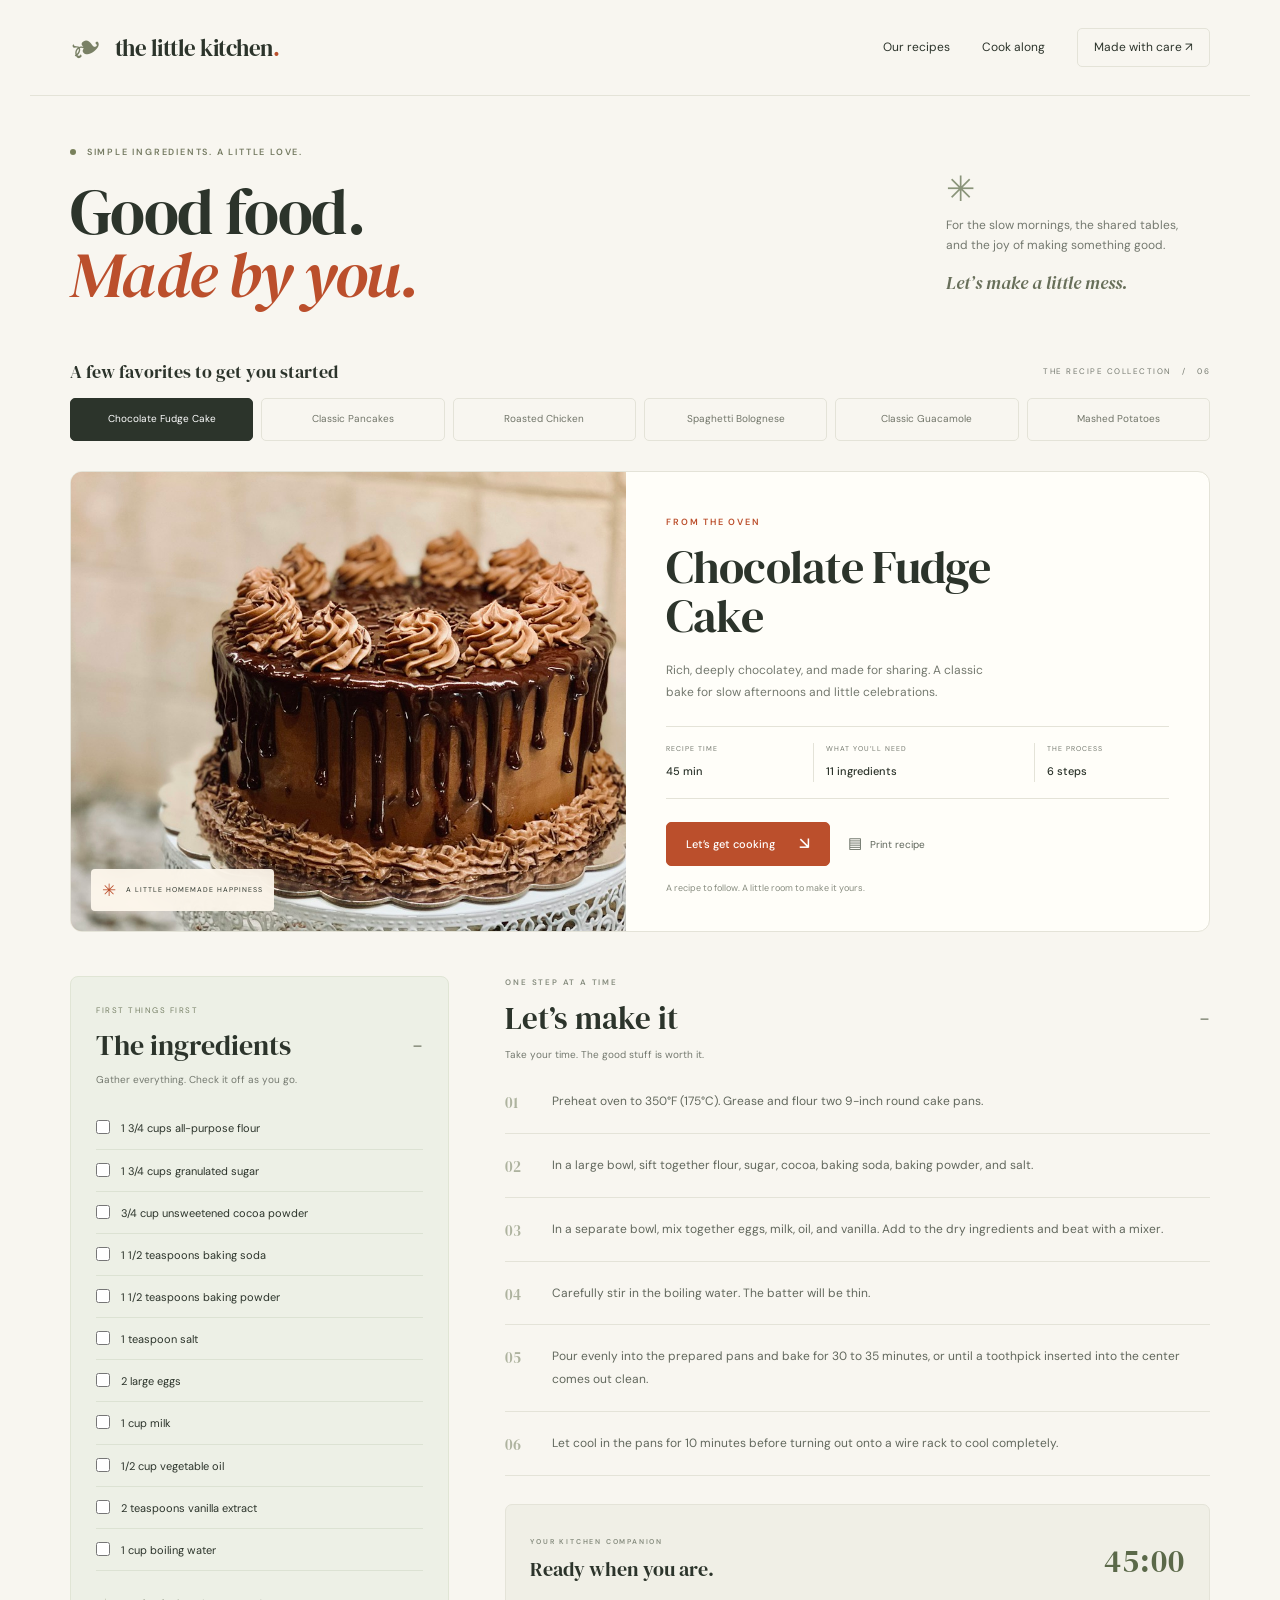
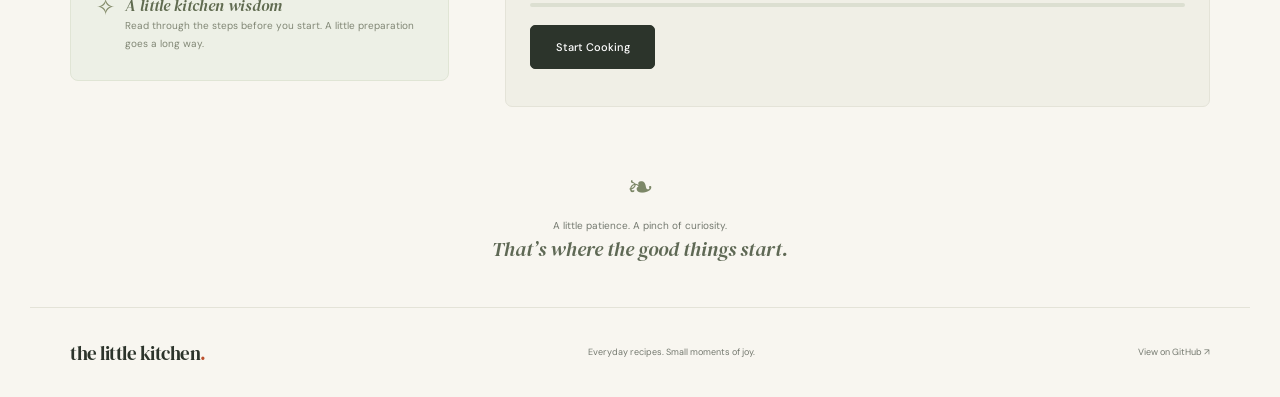
<file: index.html>
<!doctype html>
<html lang="en">
<head><meta charset="utf-8"><meta name="viewport" content="width=device-width,initial-scale=1"><meta name="theme-color" content="#f8f6f0"><meta name="description" content="Six comforting recipes, one welcoming kitchen. Cook along with ingredient checklists, step-by-step instructions and a handy timer."><title>The Little Kitchen — Good food, made by you</title><link rel="preconnect" href="https://fonts.googleapis.com"><link rel="preconnect" href="https://fonts.gstatic.com" crossorigin><link href="https://fonts.googleapis.com/css2?family=DM+Sans:wght@400;500;600;700&family=DM+Serif+Display:ital@0;1&display=swap" rel="stylesheet"><link rel="stylesheet" href="styles.css"><script src="app.js" defer></script></head>
<body><a class="skip" href="#recipe">Skip to recipe</a>
<header class="site-header wrap"><a class="brand" href="./"><span class="brand-mark" aria-hidden="true">❧</span> the little kitchen<span class="brand-period">.</span></a><nav aria-label="Main navigation"><a href="#collection">Our recipes</a><a href="#method">Cook along</a><a class="source-link" href="https://github.com/abhishekgb1/Interactive-Recipe-Card-with-Animations" target="_blank" rel="noopener noreferrer">Made with care ↗</a></nav></header>
<main class="wrap"><section class="welcome"><div><p class="eyebrow"><span></span> SIMPLE INGREDIENTS. A LITTLE LOVE.</p><h1>Good food.<br><em>Made by you.</em></h1></div><div class="welcome-note"><span class="note-spark" aria-hidden="true">✳</span><p>For the slow mornings, the shared tables,<br>and the joy of making something good.</p><span class="handwritten">Let’s make a little mess.</span></div></section>
<section id="collection" class="collection" aria-labelledby="collection-title"><div class="collection-heading"><h2 id="collection-title">A few favorites to get you started</h2><span>THE RECIPE COLLECTION &nbsp; / &nbsp; 06</span></div><div id="recipe-navigation" class="recipe-navigation" aria-label="Choose a recipe"></div><label class="mobile-select" for="recipe-select">On the menu<select id="recipe-select"></select></label></section>
<article id="recipe" class="recipe"><div class="recipe-hero"><div class="recipe-image" id="recipe-image-container"><img id="recipe-image" alt="" width="900" height="850" fetchpriority="high"><span class="image-label"><span aria-hidden="true">✳</span> A LITTLE HOMEMADE HAPPINESS</span></div><div class="recipe-intro"><p class="eyebrow" id="recipe-category"></p><h2 id="recipe-title"></h2><p id="recipe-description" class="recipe-description"></p><div class="recipe-meta"><div><span class="meta-label">RECIPE TIME</span><strong id="recipe-time"></strong></div><div><span class="meta-label">WHAT YOU’LL NEED</span><strong id="ingredient-count"></strong></div><div><span class="meta-label">THE PROCESS</span><strong id="step-count"></strong></div></div><div class="hero-actions"><a class="primary" href="#method">Let’s get cooking <span aria-hidden="true">↘</span></a><button class="print-button" id="print-recipe"><span aria-hidden="true">▤</span> Print recipe</button></div><p class="intro-footnote">A recipe to follow. A little room to make it yours.</p></div></div>
<div class="recipe-body"><aside class="ingredient-panel"><div class="panel-eyebrow">FIRST THINGS FIRST</div><h2><button class="section-toggle" aria-expanded="true" aria-controls="ingredient-list">The ingredients<span aria-hidden="true">−</span></button></h2><p class="panel-note">Gather everything. Check it off as you go.</p><ul id="ingredient-list" class="ingredient-list"></ul><div class="kitchen-note"><span aria-hidden="true">✧</span><p><strong>A little kitchen wisdom</strong><br>Read through the steps before you start. A little preparation goes a long way.</p></div></aside>
<section id="method" class="method" aria-labelledby="method-title"><p class="eyebrow">ONE STEP AT A TIME</p><h2 id="method-title"><button class="section-toggle" aria-expanded="true" aria-controls="instruction-list">Let’s make it<span aria-hidden="true">−</span></button></h2><p class="method-note">Take your time. The good stuff is worth it.</p><ol id="instruction-list" class="instruction-list"></ol><div class="cooking-console"><div class="timer-top"><div><span class="eyebrow">YOUR KITCHEN COMPANION</span><p>Ready when you are.</p></div><div class="timer" id="timer" role="timer" aria-label="Cooking countdown"></div></div><div class="progress-bar" role="progressbar" aria-label="Elapsed cooking time" aria-valuemin="0" aria-valuemax="100" aria-valuenow="0"><div id="progress-bar-el"></div></div><div class="control-buttons"><button id="start-btn" class="primary">Start Cooking</button><button id="next-btn" class="secondary">Next Step</button></div><p id="cooking-status" class="cooking-status" role="status"></p></div></section></div></article>
<aside class="closing-note"><span aria-hidden="true">❧</span><p>A little patience. A pinch of curiosity.<br><em>That’s where the good things start.</em></p></aside></main>
<footer class="site-footer wrap"><a class="brand" href="./">the little kitchen<span class="brand-period">.</span></a><p>Everyday recipes. Small moments of joy.</p><a href="https://github.com/abhishekgb1/Interactive-Recipe-Card-with-Animations" target="_blank" rel="noopener noreferrer">View on GitHub ↗</a></footer><noscript><p class="wrap">Please enable JavaScript to choose a recipe and use the cooking guide.</p></noscript></body></html>
</file>
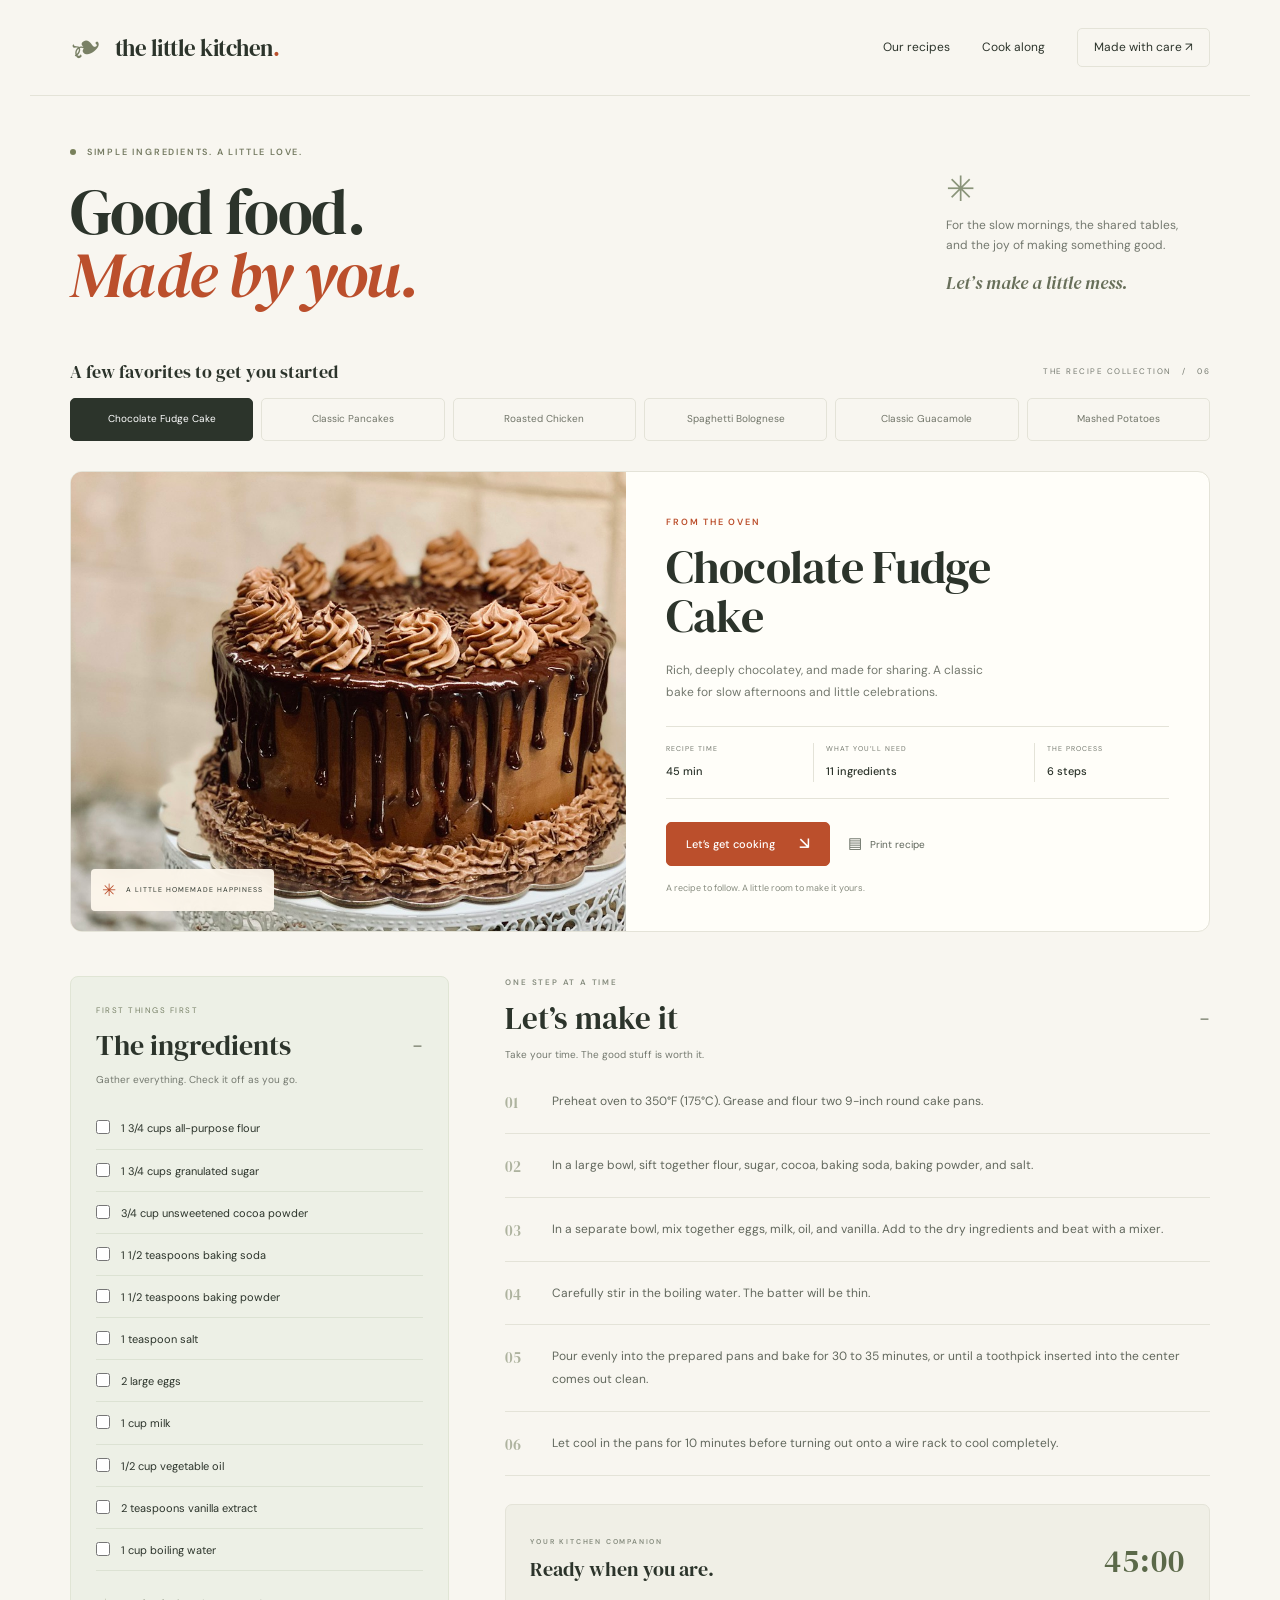
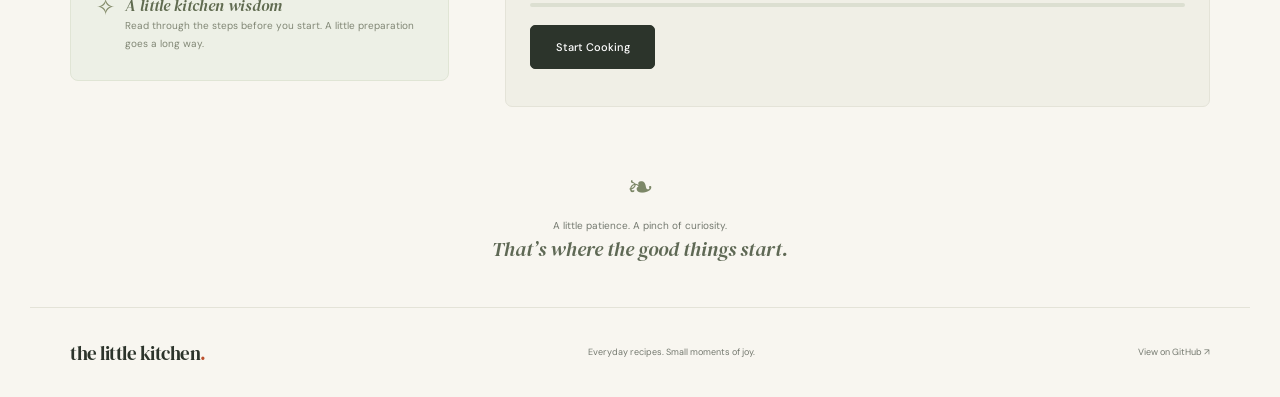
<file: Interactive Recipe Card with Animations.html>
<!doctype html><html lang="en"><head><meta charset="utf-8"><meta name="viewport" content="width=device-width,initial-scale=1"><meta http-equiv="refresh" content="0;url=./"><title>Recipe Kitchen</title></head><body><p><a href="./">Open Recipe Kitchen</a></p></body></html>
</file>
<file: styles.css>
:root{--paper:#f8f6f0;--ink:#2c342b;--muted:#74796f;--orange:#bb4f2c;--line:#e4e3d8;--sage:#edf0e6;--serif:'DM Serif Display',Georgia,serif;--sans:'DM Sans',Arial,sans-serif}*{box-sizing:border-box}html{scroll-behavior:smooth;scroll-padding-top:28px}body{margin:0;background:var(--paper);color:var(--ink);font:14px/1.65 var(--sans)}button,input,select{font:inherit}a{color:inherit;text-decoration:none}button{cursor:pointer}button:focus-visible,a:focus-visible,input:focus-visible,select:focus-visible{outline:3px solid var(--orange);outline-offset:5px}.wrap{max-width:1220px;padding-left:40px;padding-right:40px;margin:auto}.site-header{height:96px;display:flex;align-items:center;justify-content:space-between;border-bottom:1px solid var(--line)}.brand{font:23px var(--serif);letter-spacing:-.5px;display:flex;align-items:center;white-space:nowrap}.brand-mark{font-size:39px;line-height:1;color:#798065;margin-right:12px;transform:rotate(-25deg)}.brand-period{color:var(--orange)}.site-header nav{display:flex;gap:32px;align-items:center;font-size:12px}.source-link{border:1px solid var(--line);padding:9px 16px;border-radius:5px}.site-header nav a:hover{color:var(--orange)}.welcome{display:flex;align-items:center;justify-content:space-between;padding:50px 0 38px}.eyebrow{font-size:9px;font-weight:600;letter-spacing:1.8px;line-height:1.5;margin:0 0 14px;text-transform:uppercase}.welcome .eyebrow{color:#757b62}.eyebrow>span{display:inline-block;width:6px;height:6px;background:#78805b;border-radius:50%;margin-right:7px}.welcome h1{font:64px/.99 var(--serif);letter-spacing:-1.6px;margin:20px 0 0}.welcome h1 em{font-weight:400;color:var(--orange)}.welcome-note{padding:15px 32px 0 0;color:var(--muted);font-size:12px}.welcome-note p{margin:9px 0 14px}.note-spark{font-size:35px;color:#8a947a;display:inline-block;line-height:1}.handwritten{font:italic 18px var(--serif);color:#686f5a}.collection{padding:15px 0 30px}.collection-heading{display:flex;align-items:center;justify-content:space-between;margin-bottom:14px}.collection-heading h2{font:18px var(--serif);margin:0}.collection-heading>span{font-size:8px;letter-spacing:1.5px;color:var(--muted)}.recipe-navigation{display:grid;grid-template-columns:repeat(6,1fr);gap:8px}.recipe-tab{background:transparent;border:1px solid var(--line);border-radius:5px;padding:12px 10px;color:#717569;font-size:10px;transition:background .2s,color .2s}.recipe-tab:hover{background:#eeeede;color:var(--ink)}.recipe-tab[aria-pressed=true]{background:var(--ink);border-color:var(--ink);color:white}.mobile-select{display:none}.recipe-hero{display:grid;grid-template-columns:1fr 1.05fr;border:1px solid var(--line);background:#fffef9;border-radius:12px;overflow:hidden}.recipe-image{position:relative;min-height:405px;background:#dcc6ae;overflow:hidden}.recipe-image>img{position:absolute;width:100%;height:100%;object-fit:cover;transition:transform .6s}.recipe-image:hover>img{transform:scale(1.025)}.image-label{position:absolute;bottom:20px;left:20px;display:flex;align-items:center;gap:9px;background:#fff9eeeb;backdrop-filter:blur(10px);border-radius:4px;padding:7px 11px;font-size:7px;letter-spacing:1px}.image-label>span{font-size:17px;color:var(--orange)}.recipe-intro{padding:44px 40px 35px;display:flex;flex-direction:column;justify-content:center}.recipe-intro .eyebrow{color:var(--orange);margin-bottom:14px}.recipe-intro h2{font:46px/1.06 var(--serif);letter-spacing:-.9px;margin:0 0 18px;max-width:360px}.recipe-description{font-size:12px;line-height:1.85;color:var(--muted);margin:0;max-width:340px}.recipe-meta{display:grid;grid-template-columns:.85fr 1.2fr .7fr;border-top:1px solid var(--line);border-bottom:1px solid var(--line);margin:23px 0;padding:16px 0;gap:12px}.recipe-meta>div{border-right:1px solid var(--line)}.recipe-meta>div:last-child{border:0}.meta-label{font-size:7px;letter-spacing:1px;display:block;color:var(--muted);margin-bottom:4px}.recipe-meta strong{font-size:11px;font-weight:500}.hero-actions{display:flex;align-items:center;gap:18px}.primary{display:inline-flex;align-items:center;justify-content:center;gap:24px;border:1px solid var(--orange);background:var(--orange);color:#fff;padding:12px 19px;border-radius:5px;font-size:11px;font-weight:500;transition:background .2s,transform .2s}.primary:hover{background:#9d3e1e;transform:translateY(-1px)}.primary span{font-size:17px;line-height:1}.print-button{border:0;background:none;padding:8px 0;color:#5e655a;font-size:10px;white-space:nowrap}.print-button span{margin-right:5px;font-size:15px}.intro-footnote{font-size:9px;color:#888d80;margin:15px 0 0}.recipe-body{display:grid;grid-template-columns:.7fr 1.3fr;gap:56px;padding-top:44px}.ingredient-panel{background:var(--sage);border:1px solid #e0e5d5;align-self:start;border-radius:8px;padding:27px 25px}.panel-eyebrow{font-size:8px;letter-spacing:1.5px;color:#778066;margin-bottom:9px}.ingredient-panel h2,.method h2{margin:0 0 8px;font:28px var(--serif)}.section-toggle{font:inherit;background:none;border:0;padding:0;width:100%;color:inherit;display:flex;align-items:center;justify-content:space-between;text-align:left}.section-toggle>span{font:20px var(--sans);color:#818775}.section-toggle[aria-expanded=false]>span{font-size:0}.section-toggle[aria-expanded=false]>span::after{content:'+';font-size:20px}.panel-note,.method-note{font-size:10px;color:var(--muted);margin:0 0 19px}.ingredient-list{list-style:none;padding:0;margin:0}.ingredient-list li{padding:11px 0;border-bottom:1px solid #dce2d3}.ingredient-list label{display:flex;gap:11px;align-items:baseline;cursor:pointer;font-size:11px;line-height:1.65}.ingredient-list input{accent-color:#677b4e;width:14px;height:14px;margin:0;flex:none;position:relative;top:2px}.ingredient-list label:has(input:checked) span{text-decoration:line-through;color:#858d7b}.kitchen-note{display:flex;align-items:start;gap:10px;padding-top:23px}.kitchen-note>span{font-size:23px;color:#858c6b;line-height:1.2}.kitchen-note p{font-size:10px;color:#818775;margin:0;line-height:1.8}.kitchen-note strong{font:italic 16px var(--serif);color:#606b50}.method{min-width:0}.method .eyebrow{color:#868c7e;font-size:8px;margin-bottom:9px}.method h2{font-size:31px}.method-note{margin-bottom:19px}.instruction-list{padding:0;margin:0;list-style:none;counter-reset:steps}.instruction-list li{counter-increment:steps;position:relative;padding:20px 5px 20px 47px;border-bottom:1px solid var(--line);font-size:12px;color:#62685d;line-height:1.9;transition:background .3s,border-color .3s}.instruction-list li::before{content:counter(steps,decimal-leading-zero);position:absolute;top:22px;left:0;font:15px var(--serif);color:#aeb39f}.instruction-list li:first-child{padding-top:8px}.instruction-list li:first-child::before{top:10px}.instruction-list li.active-step{background:#edf0e3;border-left:3px solid #8b9a67;border-radius:6px;padding-left:50px;color:#34422d}.instruction-list li.active-step::before{left:12px;color:#66784a}.cooking-console{border:1px solid var(--line);border-radius:7px;padding:23px 24px 11px;margin-top:28px;background:#f0efe6}.timer-top{display:flex;align-items:center;justify-content:space-between}.timer-top .eyebrow{font-size:7px}.timer-top p{font:20px var(--serif);margin:4px 0 12px}.timer{font:32px var(--serif);font-variant-numeric:tabular-nums;letter-spacing:1px;color:#5b6949}.progress-bar{height:4px;background:#dcdfd1;border-radius:8px;overflow:hidden;margin:8px 0 18px}.progress-bar>div{height:100%;background:#829660;transition:width .25s}.control-buttons{display:flex;gap:9px}.control-buttons button{min-width:125px}.control-buttons .primary{background:var(--ink);border-color:var(--ink)}.secondary{background:#dce4cb;border:1px solid #ccd6b7;color:#435633;padding:10px 17px;border-radius:5px;font-size:11px}.secondary:disabled{cursor:default;opacity:.7}#next-btn{display:none}.cooking-status{font-size:10px;color:#5f6e50;min-height:1.6em;margin:10px 0 0}.closing-note{text-align:center;padding:58px 0 44px}.closing-note>span{font:32px var(--serif);color:#7c8767}.closing-note p{font-size:10px;color:var(--muted);line-height:1.9;margin:7px 0 0}.closing-note em{font:italic 20px var(--serif);color:#5f6955}.site-footer{border-top:1px solid var(--line);display:flex;align-items:center;justify-content:space-between;gap:20px;min-height:90px}.site-footer .brand{font-size:19px}.site-footer>p,.site-footer>a:last-child{font-size:9px;color:var(--muted)}.skip{position:absolute;left:12px;top:-60px;padding:10px;background:white;z-index:5}.skip:focus{top:12px}.hidden,[hidden]{display:none!important}@media(max-width:950px){.wrap{padding-left:28px;padding-right:28px}.recipe-intro{padding:30px}.recipe-intro h2{font-size:38px}.recipe-hero{grid-template-columns:1fr 1fr}.recipe-body{gap:30px;grid-template-columns:.85fr 1.15fr}.hero-actions{gap:13px}.recipe-meta{gap:8px}.recipe-tab{font-size:9px;padding:12px 6px}.source-link{display:none}}@media(max-width:680px){.wrap{padding-left:20px;padding-right:20px}.site-header{height:75px}.brand{font-size:20px}.brand-mark{font-size:29px;margin-right:8px}.site-header nav{gap:14px;font-size:10px}.site-header nav a:nth-child(2){display:none}.welcome{padding:35px 0 28px;align-items:end}.welcome h1{font-size:51px;margin-top:15px}.welcome .eyebrow{font-size:7px;letter-spacing:1.1px}.welcome-note{padding:0 0 4px 15px;max-width:130px}.welcome-note p,.note-spark{display:none}.handwritten{font-size:18px}.collection{padding:14px 0 22px}.collection-heading{margin-bottom:14px}.collection-heading h2{font-size:16px;max-width:180px}.collection-heading>span{font-size:6px;max-width:105px;text-align:right}.recipe-navigation{display:none}.mobile-select{display:flex;align-items:center;gap:10px;font-size:10px;color:var(--muted)}.mobile-select select{flex:1;min-width:0;border:1px solid var(--line);padding:12px;background:#fffef9;color:var(--ink);border-radius:5px;font-size:12px}.recipe-hero{grid-template-columns:1fr}.recipe-image{min-height:280px}.image-label{bottom:16px;left:16px}.recipe-intro{padding:28px 24px}.recipe-intro h2{font-size:40px;max-width:260px}.recipe-description{font-size:12px}.recipe-meta{margin:20px 0}.hero-actions{gap:20px}.recipe-body{grid-template-columns:1fr;gap:34px;padding-top:25px}.ingredient-panel{padding:25px}.ingredient-list label{font-size:12px}.panel-note,.method-note{font-size:11px}.instruction-list li{font-size:13px}.method h2{font-size:29px}.cooking-console{padding:21px 20px 11px}.timer-top p{font-size:18px}.timer{font-size:30px}.closing-note{padding:40px 0 30px}.site-footer{flex-wrap:wrap;padding-top:22px;padding-bottom:22px;gap:10px}.site-footer p{order:3;width:100%;margin:0}.site-footer .brand{font-size:18px}.site-footer>a:last-child{font-size:8px}.control-buttons button{min-width:110px}}@media(prefers-reduced-motion:reduce){html{scroll-behavior:auto}*,*::before,*::after{animation:none!important;transition:none!important}}@media print{body{background:white;color:#000}.site-header,.welcome,.collection,.hero-actions,.cooking-console,.closing-note,.site-footer,.image-label,.recipe-image,#recipe-title-image{display:none!important}.wrap{max-width:none;padding:0}.recipe-hero,.recipe-body{display:block;border:0}.recipe-intro{padding:0}.recipe-intro h2{font-size:32px}.recipe-meta{max-width:500px}.recipe-body{padding-top:20px}.ingredient-panel{background:white;border:0;padding:0}.kitchen-note{display:none}.method{margin-top:20px}.ingredient-list li,.instruction-list li{break-inside:avoid}.ingredient-list.hidden,.instruction-list.hidden{display:block!important}.section-toggle span{display:none}.instruction-list li.active-step{background:none;border:0}.recipe-description{max-width:none}}
</file>
